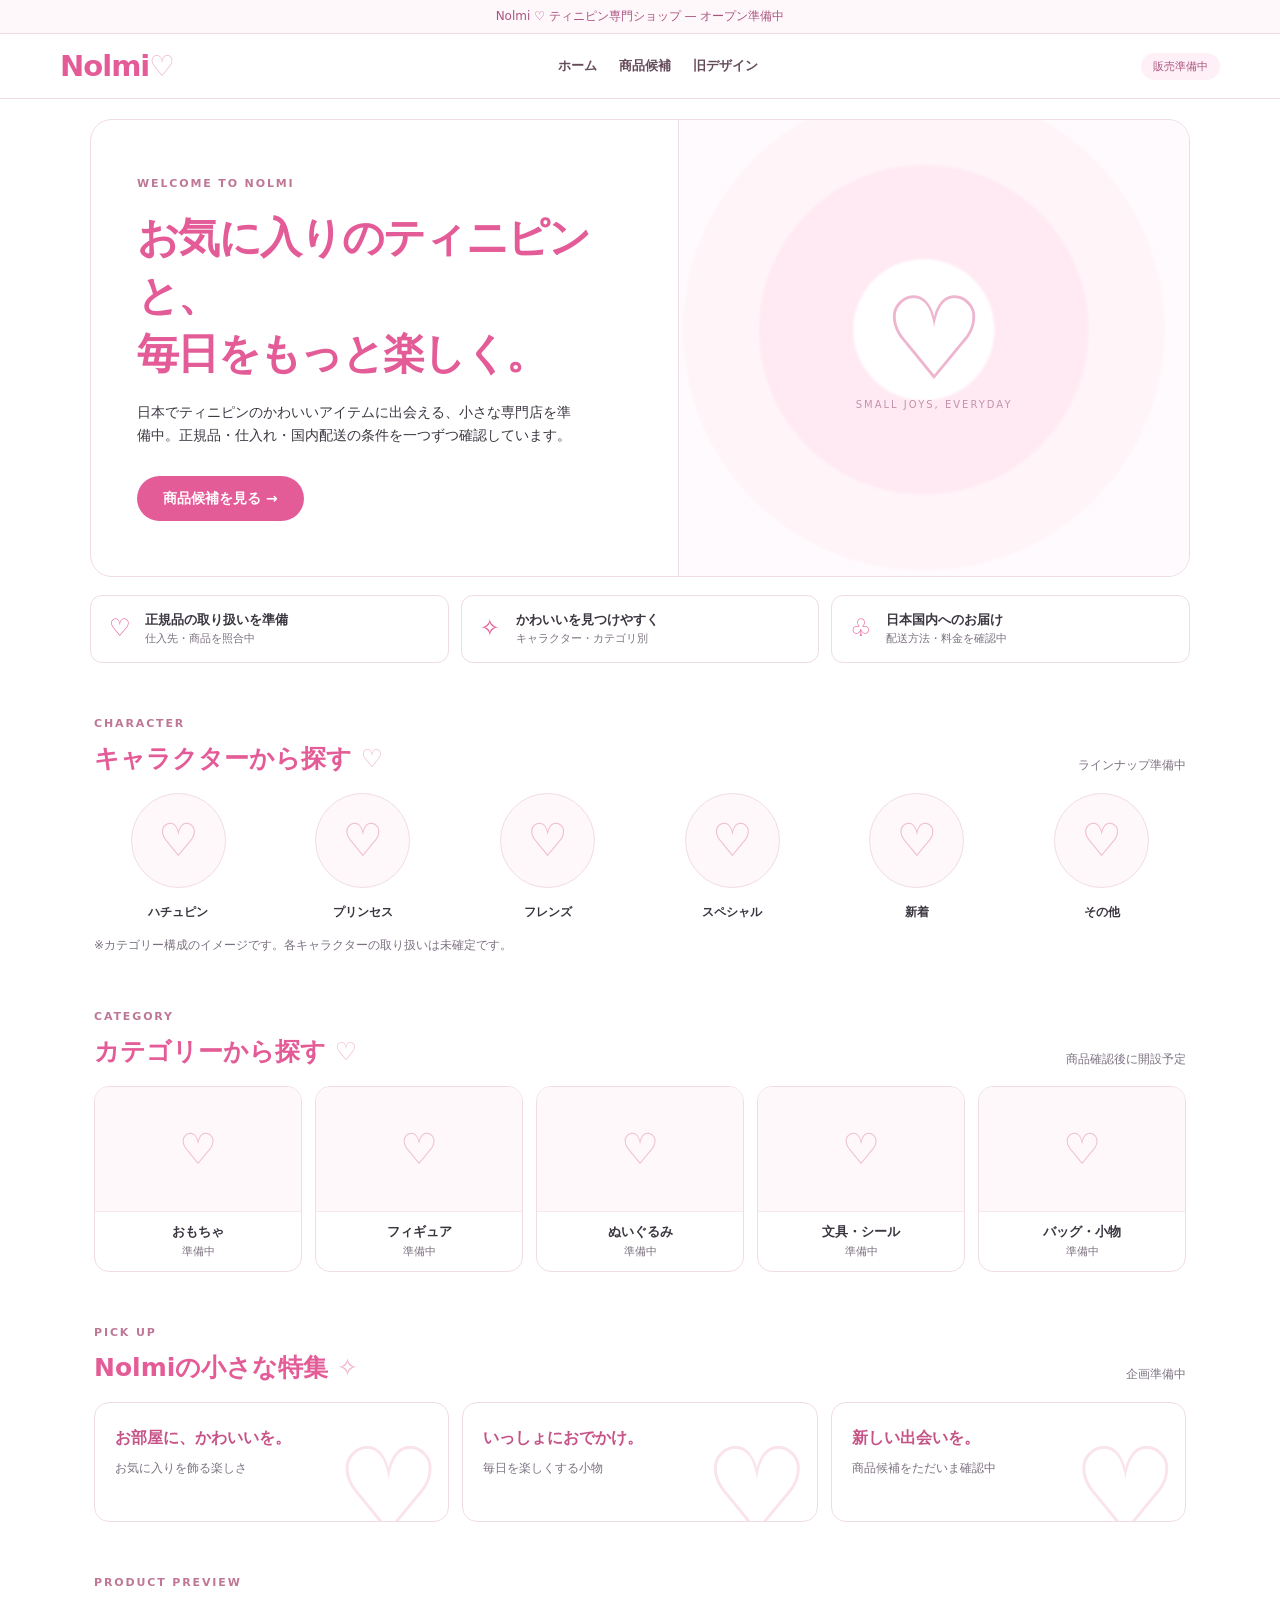
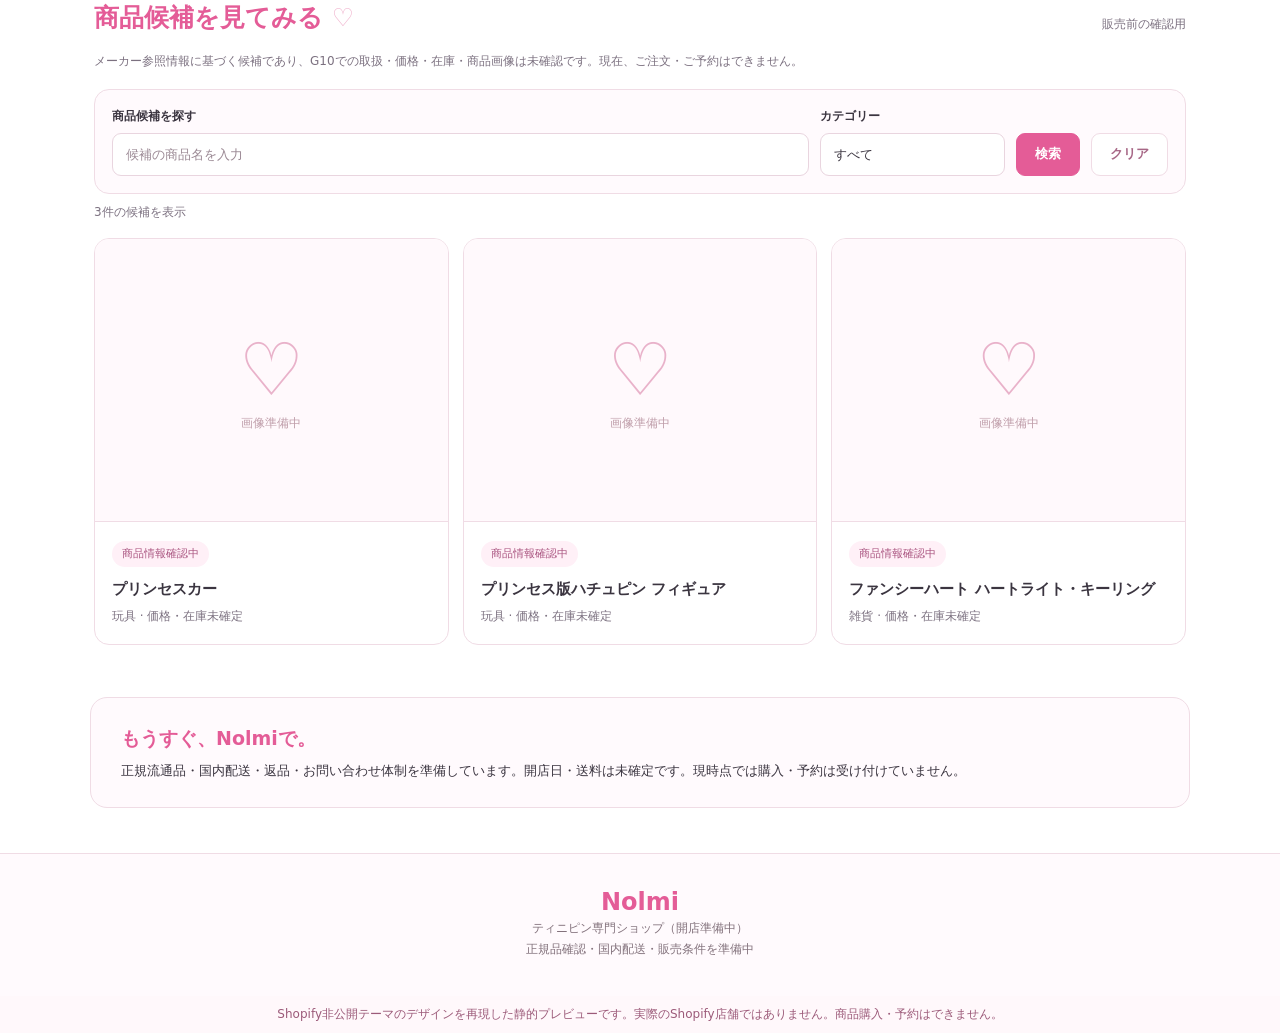
<file: index.html>
<!doctype html><html lang="ja"><head><meta charset="utf-8"><meta name="viewport" content="width=device-width,initial-scale=1"><meta name="robots" content="noindex,nofollow"><meta http-equiv="refresh" content="0;url=shopify-design-preview.html"><title>Nolmi｜デザイン確認</title></head><body><p><a href="shopify-design-preview.html">Nolmi 最新デザインを表示</a></p><p><a href="preview.html">以前のデザインを表示</a></p></body></html>
</file>
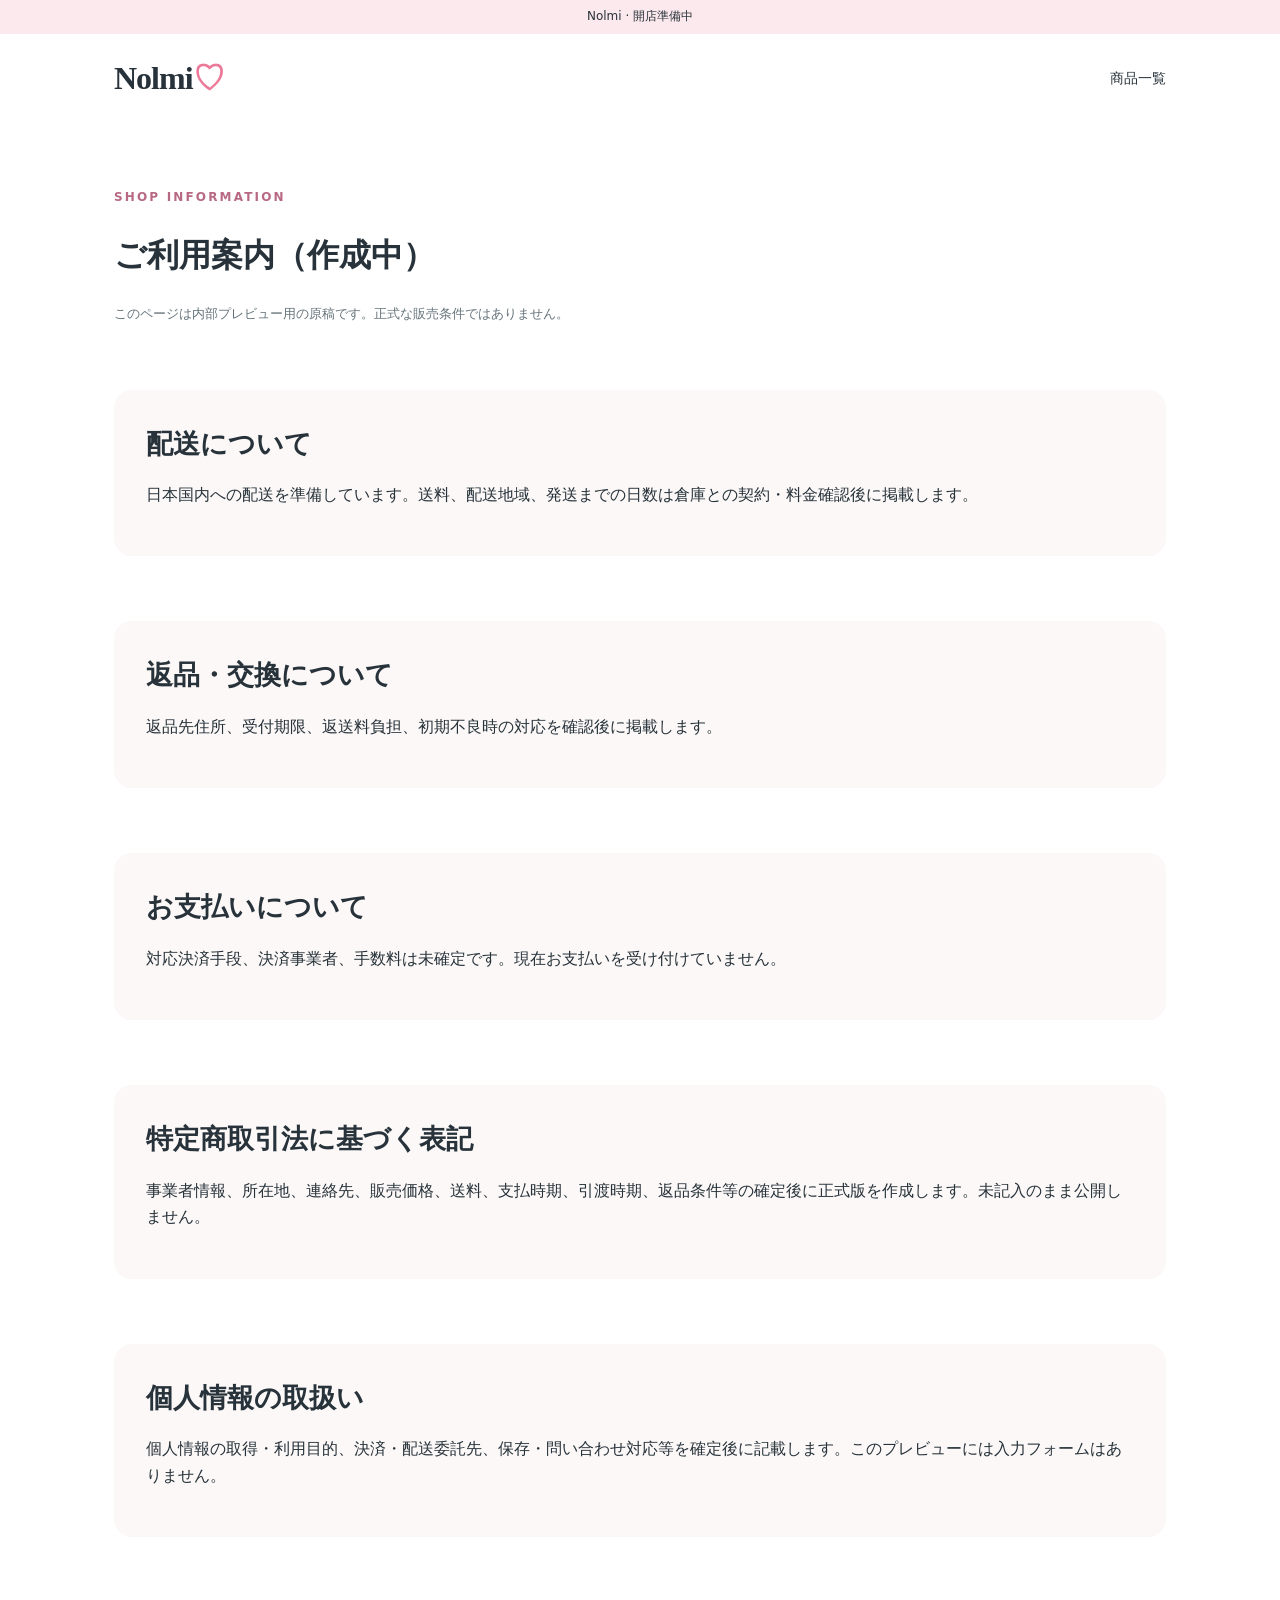
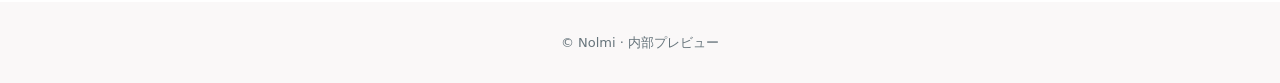
<file: information.html>
<!doctype html><html lang="ja"><head><meta charset="utf-8"><meta name="viewport" content="width=device-width,initial-scale=1"><meta name="robots" content="noindex,nofollow"><title>ご利用案内（準備中） | Nolmi</title><link rel="stylesheet" href="styles.css"></head><body><header><div class="bar">Nolmi · 開店準備中</div><div class="nav"><a class="logo" href="preview.html">Nolmi<span>♡</span></a><nav><a href="preview.html#catalog">商品一覧</a></nav></div></header><main class="catalog"><p class="eyebrow">SHOP INFORMATION</p><h1>ご利用案内（作成中）</h1><p class="notice">このページは内部プレビュー用の原稿です。正式な販売条件ではありません。</p><section class="info"><h2>配送について</h2><p>日本国内への配送を準備しています。送料、配送地域、発送までの日数は倉庫との契約・料金確認後に掲載します。</p></section><section class="info"><h2>返品・交換について</h2><p>返品先住所、受付期限、返送料負担、初期不良時の対応を確認後に掲載します。</p></section><section class="info"><h2>お支払いについて</h2><p>対応決済手段、決済事業者、手数料は未確定です。現在お支払いを受け付けていません。</p></section><section class="info"><h2>特定商取引法に基づく表記</h2><p>事業者情報、所在地、連絡先、販売価格、送料、支払時期、引渡時期、返品条件等の確定後に正式版を作成します。未記入のまま公開しません。</p></section><section class="info"><h2>個人情報の取扱い</h2><p>個人情報の取得・利用目的、決済・配送委託先、保存・問い合わせ対応等を確定後に記載します。このプレビューには入力フォームはありません。</p></section></main><footer>© Nolmi · 内部プレビュー</footer></body></html>
</file>
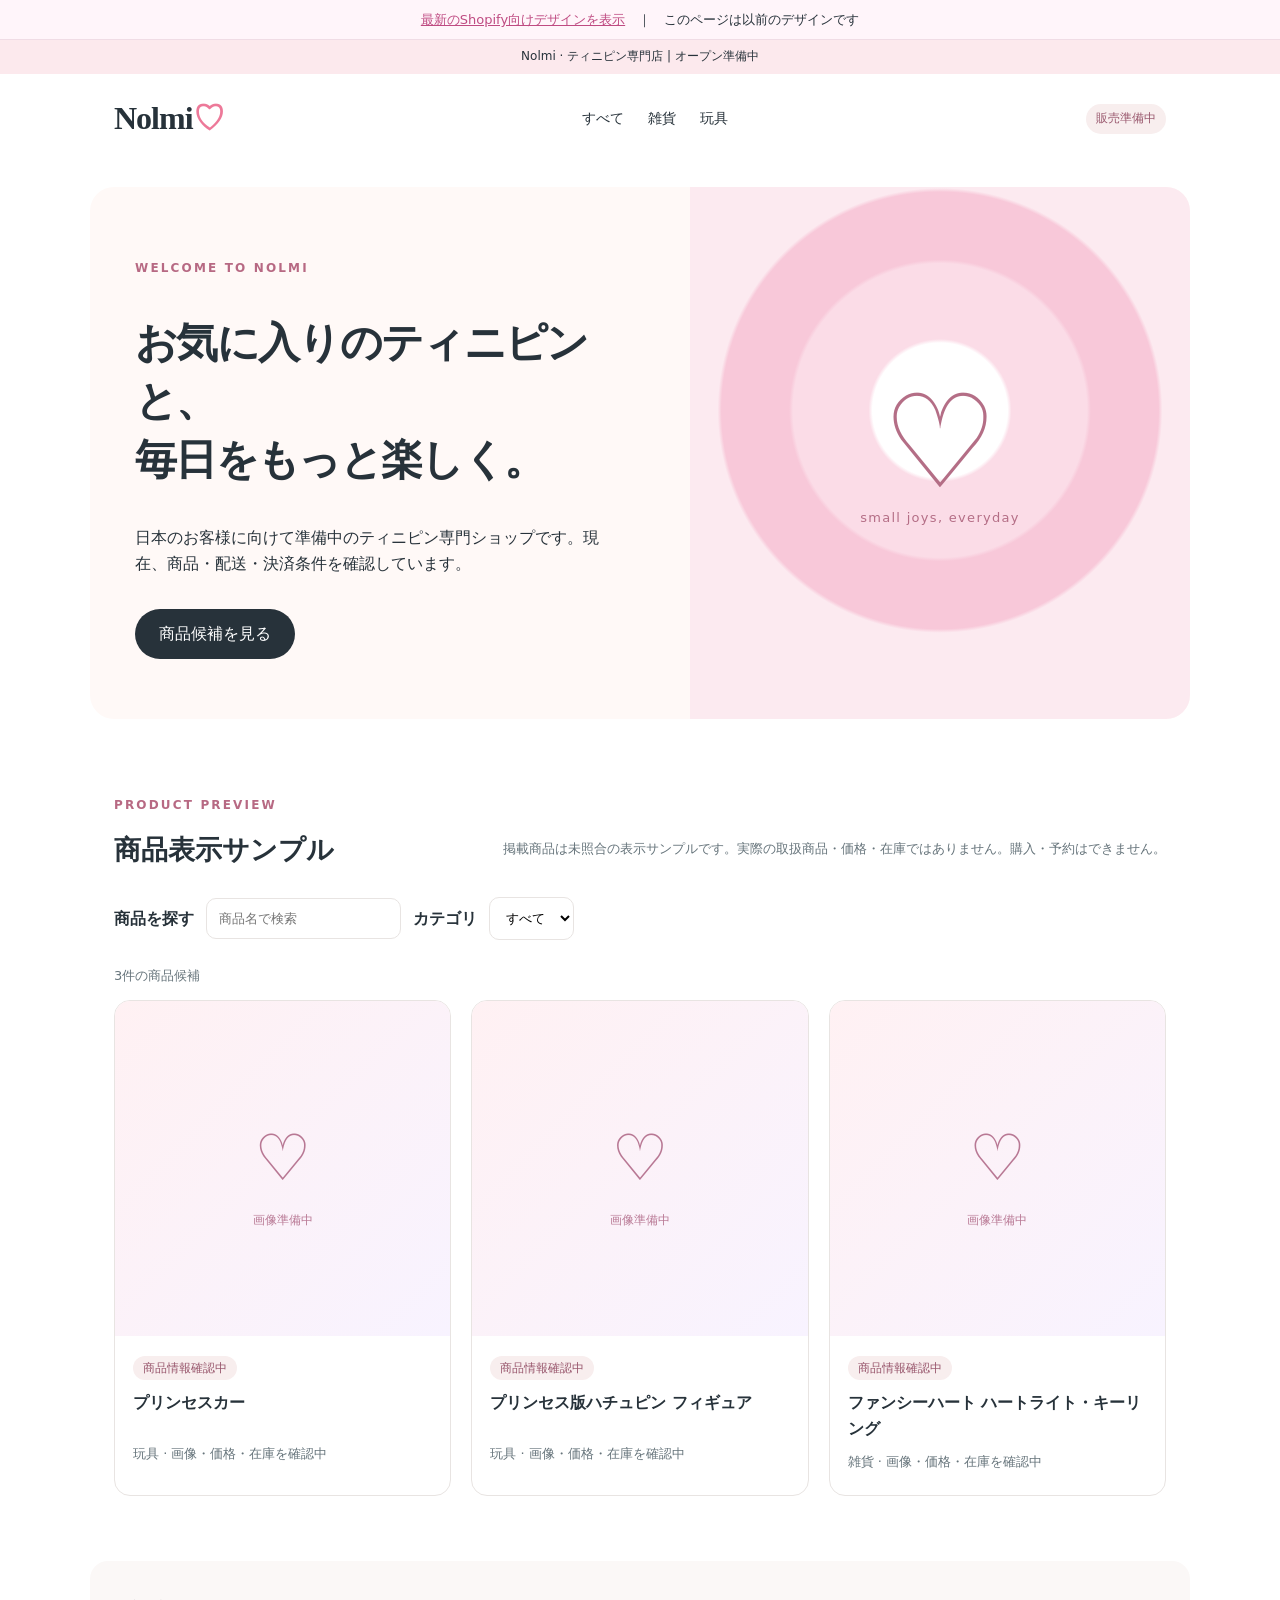
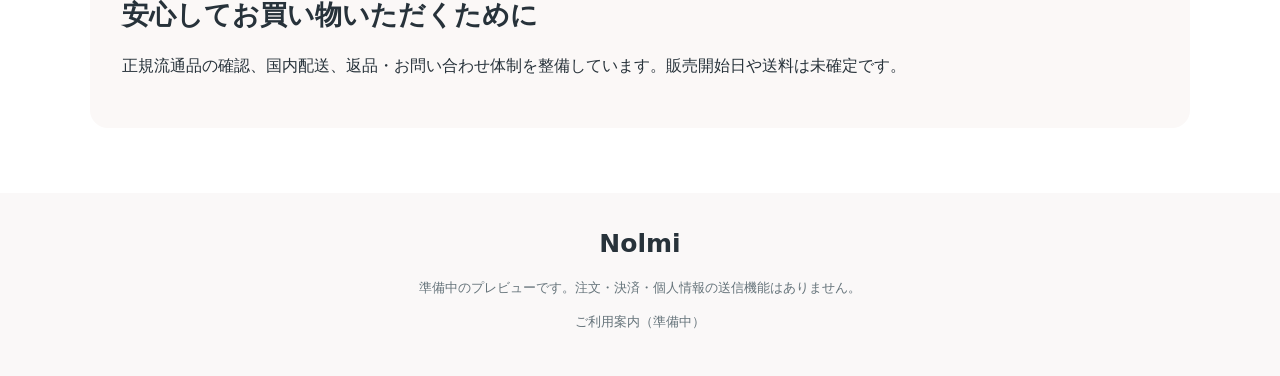
<file: preview.html>
<!doctype html>
<html lang="ja"><head><meta charset="utf-8"><meta name="viewport" content="width=device-width,initial-scale=1"><meta name="robots" content="noindex,nofollow"><title>Nolmi | ティニピン専門店（準備中）</title><link rel="stylesheet" href="styles.css"></head>
<body><aside style="background:#fff5fa;border-bottom:1px solid #f0dce5;padding:9px 16px;text-align:center;font-size:13px"><a style="color:#bf4b82;text-decoration:underline" href="shopify-design-preview.html">最新のShopify向けデザインを表示</a>　｜　このページは以前のデザインです</aside><header><div class="bar">Nolmi · ティニピン専門店 | オープン準備中</div><div class="nav"><a class="logo" href="#home">Nolmi<span>♡</span></a><nav aria-label="商品カテゴリ"><a href="#catalog">すべて</a><a href="#catalog" data-category="雑貨">雑貨</a><a href="#catalog" data-category="玩具">玩具</a></nav><span class="status">販売準備中</span></div></header>
<main id="home"><section class="hero"><div class="hero-copy"><p class="eyebrow">WELCOME TO NOLMI</p><h1>お気に入りのティニピンと、<br>毎日をもっと楽しく。</h1><p>日本のお客様に向けて準備中のティニピン専門ショップです。現在、商品・配送・決済条件を確認しています。</p><a class="button" href="#catalog">商品候補を見る</a></div><div class="hero-art" aria-hidden="true"><div class="heart">♡</div><span>small joys, everyday</span></div></section>
<section id="catalog" class="catalog"><div class="heading"><div><p class="eyebrow">PRODUCT PREVIEW</p><h2>商品表示サンプル</h2></div><p class="notice">掲載商品は未照合の表示サンプルです。実際の取扱商品・価格・在庫ではありません。購入・予約はできません。</p></div><div class="filters"><label for="search">商品を探す</label><input id="search" type="search" placeholder="商品名で検索"><label for="category">カテゴリ</label><select id="category"><option value="すべて">すべて</option><option value="雑貨">雑貨</option><option value="玩具">玩具</option></select></div><p id="result-count" class="notice" role="status" aria-live="polite"></p><div class="products" id="products" aria-live="polite"><article class="product" data-preview-fallback><a class="art-link" href="product.html?id=REF-131799555"><div class="placeholder"><b>♡</b><small>画像準備中</small></div></a><div class="details"><span class="tag">商品情報確認中</span><h3><a href="product.html?id=REF-131799555">プリンセスカー</a></h3><p>玩具 · 価格・在庫確認中</p></div></article><article class="product" data-preview-fallback><a class="art-link" href="product.html?id=REF-131659111"><div class="placeholder"><b>♡</b><small>画像準備中</small></div></a><div class="details"><span class="tag">商品情報確認中</span><h3><a href="product.html?id=REF-131659111">プリンセス版ハチュピン フィギュア</a></h3><p>玩具 · 価格・在庫確認中</p></div></article><article class="product" data-preview-fallback><a class="art-link" href="product.html?id=REF-131581064"><div class="placeholder"><b>♡</b><small>画像準備中</small></div></a><div class="details"><span class="tag">商品情報確認中</span><h3><a href="product.html?id=REF-131581064">ファンシーハート ハートライト・キーリング</a></h3><p>雑貨 · 価格・在庫確認中</p></div></article></div></section>
<section class="info"><h2>安心してお買い物いただくために</h2><p>正規流通品の確認、国内配送、返品・お問い合わせ体制を整備しています。販売開始日や送料は未確定です。</p></section></main>
<footer><strong>Nolmi</strong><p>準備中のプレビューです。注文・決済・個人情報の送信機能はありません。</p> <p><a href="information.html">ご利用案内（準備中）</a></p></footer><script src="catalog.js"></script><script src="preview.js"></script></body></html>
</file>
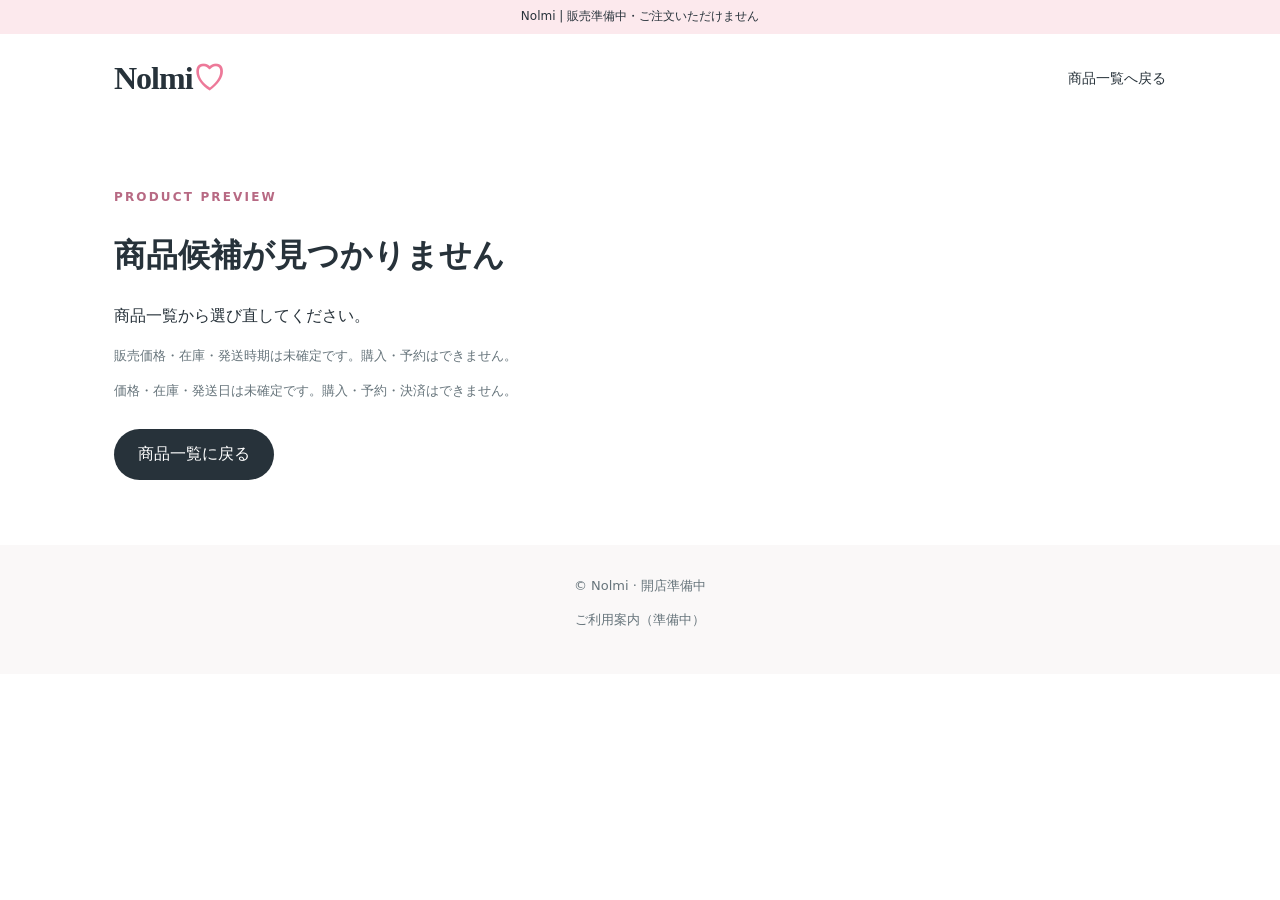
<file: product.html>
<!doctype html><html lang="ja"><head><meta charset="utf-8"><meta name="viewport" content="width=device-width,initial-scale=1"><meta name="robots" content="noindex,nofollow"><title>商品候補 | Nolmi</title><link rel="stylesheet" href="styles.css"></head><body><header><div class="bar">Nolmi | 販売準備中・ご注文いただけません</div><div class="nav"><a class="logo" href="preview.html">Nolmi<span>♡</span></a><nav><a href="preview.html#catalog">商品一覧へ戻る</a></nav></div></header><main class="catalog"><p class="eyebrow">PRODUCT PREVIEW</p><div id="product-detail" aria-live="polite"></div><p class="notice">価格・在庫・発送日は未確定です。購入・予約・決済はできません。</p><a class="button" href="preview.html#catalog">商品一覧に戻る</a></main><footer>© Nolmi · 開店準備中 <p><a href="information.html">ご利用案内（準備中）</a></p></footer><script src="catalog.js"></script><script src="product.js"></script></body></html>
</file>
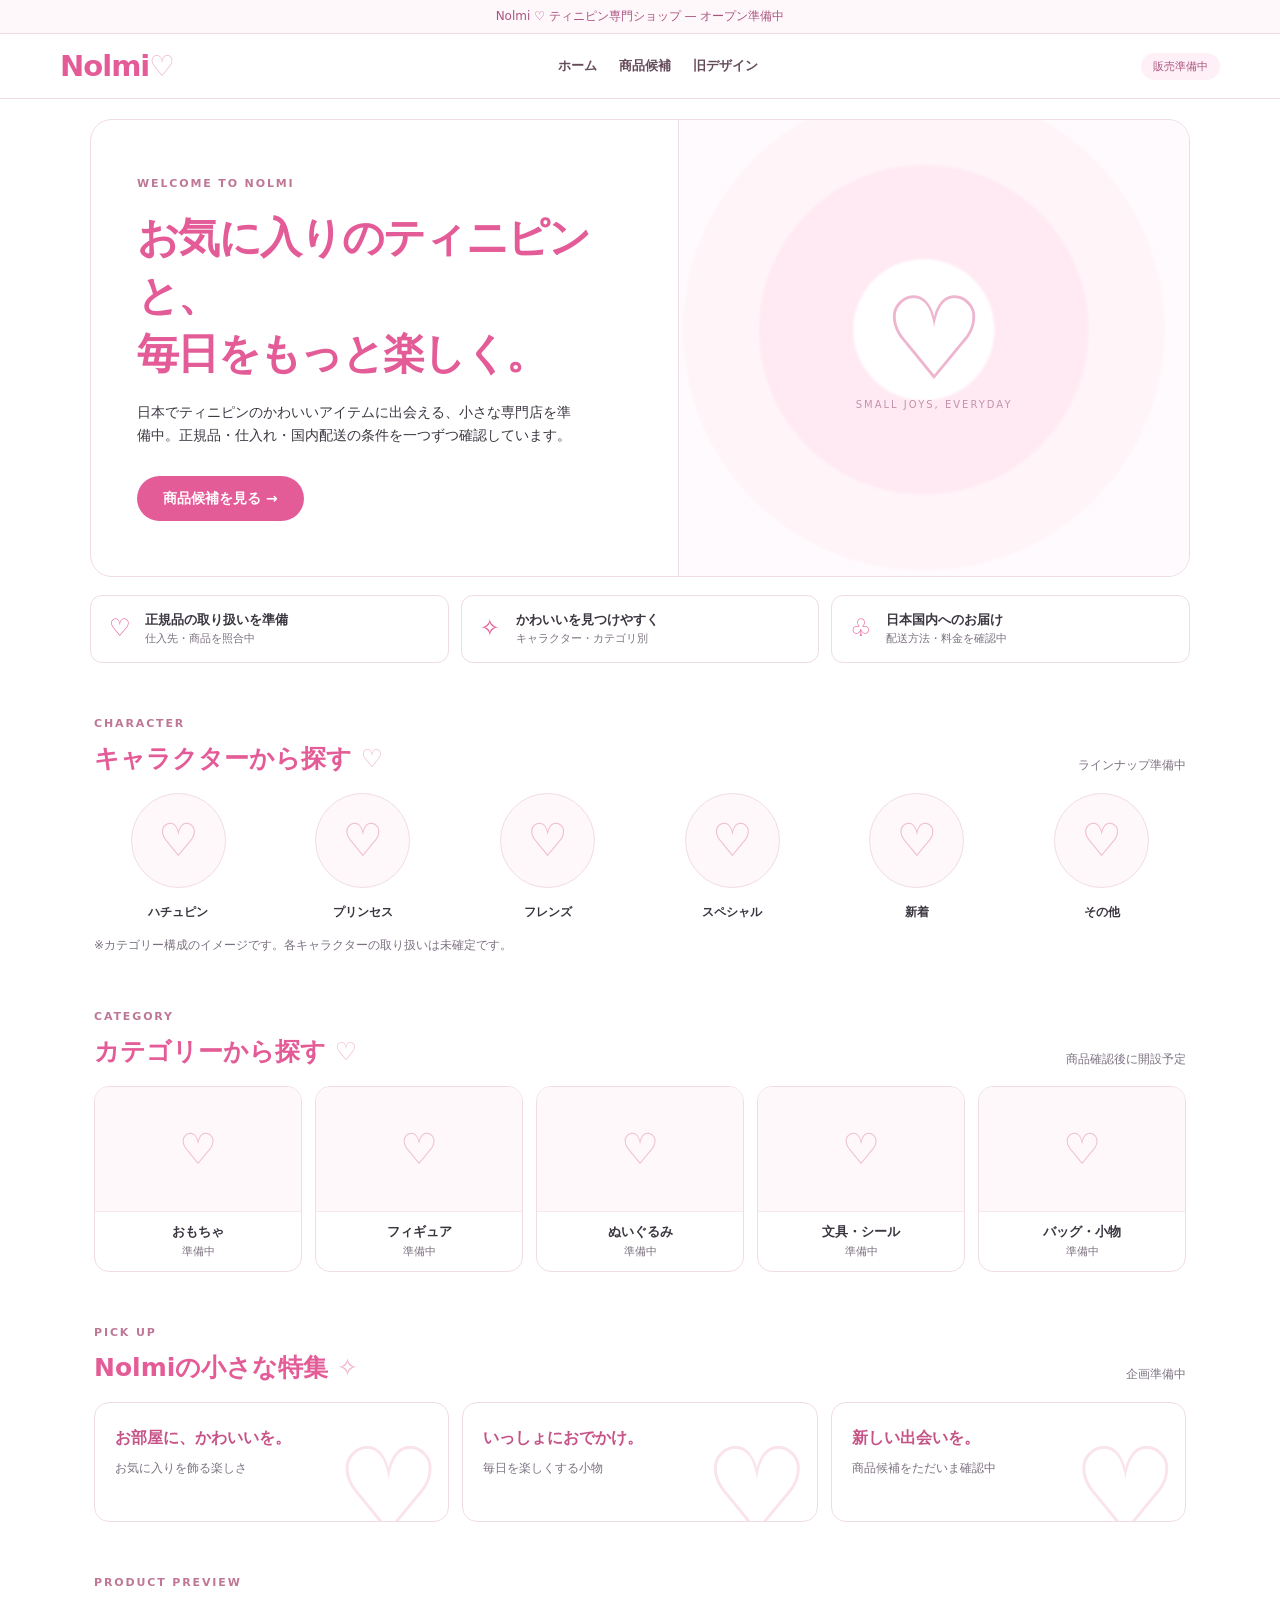
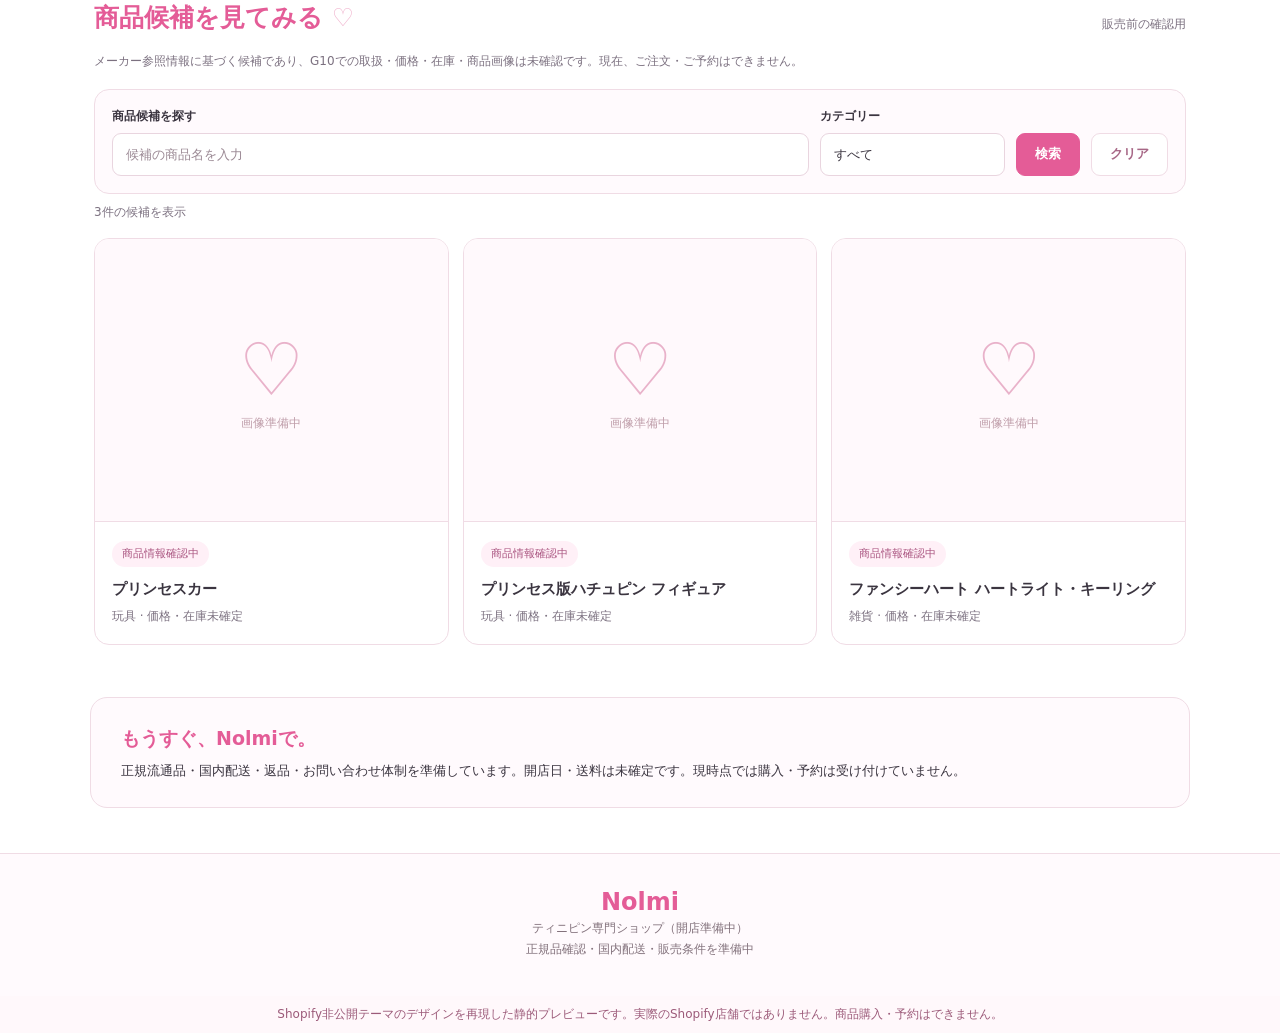
<file: shopify-design-preview.html>
<!doctype html><html lang="ja"><head><meta charset="utf-8"><meta name="viewport" content="width=device-width,initial-scale=1"><meta name="robots" content="noindex,nofollow"><title>Nolmi｜Shopifyデザイン確認（準備中）</title><link rel="stylesheet" href="shopify-design-preview.css"><style>html{scroll-behavior:smooth}body{margin:0;background:#fff;color:#3b3540;font-family:system-ui,-apple-system,"Noto Sans JP",sans-serif}.preview-announcement{font-size:12px;text-align:center;color:#a9537f;background:#fff8fb;padding:8px 12px;border-bottom:1px solid #f0dce5}.preview-header{max-width:1160px;margin:auto;padding:15px 24px;display:flex;gap:22px;align-items:center;justify-content:space-between}.preview-logo{font-weight:800;font-size:29px;letter-spacing:-1px;text-decoration:none;color:#e45c97}.preview-logo span{color:#eeb5cf}.preview-nav{display:flex;gap:22px}.preview-nav a{font-size:13px;color:#654b5a;text-decoration:none;font-weight:600}.preview-prelaunch{font-size:11px;border-radius:20px;background:#fff0f7;color:#a9537f;padding:6px 12px}.preview-header-border{border-bottom:1px solid #f0dce5}.preview-footer{margin-top:45px;border-top:1px solid #f0dce5;padding:34px 22px;text-align:center;background:#fffafd;color:#82717b}.preview-footer strong{font-size:24px;color:#e45c97}.preview-footer p{font-size:12px;margin:4px}.preview-disclaimer{text-align:center;font-size:12px;color:#9c5a79;background:#fff8fb;padding:10px;margin:0}@media(max-width:749px){.preview-header{padding:12px 16px;gap:9px}.preview-logo{font-size:26px}.preview-nav{gap:10px}.preview-nav a{font-size:10px}.preview-prelaunch{display:none}}</style></head><body><div class="preview-announcement">Nolmi ♡ ティニピン専門ショップ — オープン準備中</div><div class="preview-header-border"><header class="preview-header"><a class="preview-logo" href="#top">Nolmi<span>♡</span></a><nav class="preview-nav" aria-label="ページ案内"><a href="#nolmi-static">ホーム</a><a href="#nolmi-products-static">商品候補</a><a href="preview.html">旧デザイン</a></nav><span class="preview-prelaunch">販売準備中</span></header></div><main id="top">
<section id="nolmi-static" class="nolmi-landing" aria-label="Nolmi トップページ">
  <div class="nolmi-landing__hero">
    <div class="nolmi-landing__hero-copy">
      <p class="nolmi-landing__eyebrow">WELCOME TO NOLMI</p>
      <h1>お気に入りのティニピンと、<br>毎日をもっと楽しく。</h1>
      <p>日本でティニピンのかわいいアイテムに出会える、小さな専門店を準備中。正規品・仕入れ・国内配送の条件を一つずつ確認しています。</p>
      <a class="nolmi-landing__button" href="#nolmi-products-static">商品候補を見る <span aria-hidden="true">→</span></a>
    </div>
    <div class="nolmi-landing__hero-art" role="img" aria-label="パステルピンクのハート。キャラクター画像は使用許可確認中です">
      <span class="nolmi-landing__hero-heart" aria-hidden="true">♡</span>
      <span class="nolmi-landing__hero-caption">SMALL JOYS, EVERYDAY</span>
    </div>
  </div>

  <div class="nolmi-landing__benefits" aria-label="店舗準備の方針">
    <div class="nolmi-landing__benefit"><span aria-hidden="true">♡</span><div><strong>正規品の取り扱いを準備</strong><small>仕入先・商品を照合中</small></div></div>
    <div class="nolmi-landing__benefit"><span aria-hidden="true">✧</span><div><strong>かわいいを見つけやすく</strong><small>キャラクター・カテゴリ別</small></div></div>
    <div class="nolmi-landing__benefit"><span aria-hidden="true">♧</span><div><strong>日本国内へのお届け</strong><small>配送方法・料金を確認中</small></div></div>
  </div>

  <section class="nolmi-landing__section" aria-labelledby="nolmi-characters-heading-static">
    <div class="nolmi-landing__section-head"><div><p class="nolmi-landing__eyebrow">CHARACTER</p><h2 id="nolmi-characters-heading-static">キャラクターから探す <span aria-hidden="true">♡</span></h2></div><span class="nolmi-landing__note">ラインナップ準備中</span></div>
    <div class="nolmi-landing__characters" aria-label="取扱未確定の分類イメージ">
      
      <div class="nolmi-landing__character"><div class="nolmi-landing__character-art" aria-hidden="true"><span>♡</span></div><strong>ハチュピン</strong></div>
      

      <div class="nolmi-landing__character"><div class="nolmi-landing__character-art" aria-hidden="true"><span>♡</span></div><strong>プリンセス</strong></div>
      

      <div class="nolmi-landing__character"><div class="nolmi-landing__character-art" aria-hidden="true"><span>♡</span></div><strong>フレンズ</strong></div>
      

      <div class="nolmi-landing__character"><div class="nolmi-landing__character-art" aria-hidden="true"><span>♡</span></div><strong>スペシャル</strong></div>
      

      <div class="nolmi-landing__character"><div class="nolmi-landing__character-art" aria-hidden="true"><span>♡</span></div><strong>新着</strong></div>
      

      <div class="nolmi-landing__character"><div class="nolmi-landing__character-art" aria-hidden="true"><span>♡</span></div><strong>その他</strong></div>
      
    </div>
    <p class="nolmi-landing__fineprint">※カテゴリー構成のイメージです。各キャラクターの取り扱いは未確定です。</p>
  </section>

  <section class="nolmi-landing__section" aria-labelledby="nolmi-categories-heading-static">
    <div class="nolmi-landing__section-head"><div><p class="nolmi-landing__eyebrow">CATEGORY</p><h2 id="nolmi-categories-heading-static">カテゴリーから探す <span aria-hidden="true">♡</span></h2></div><span class="nolmi-landing__note">商品確認後に開設予定</span></div>
    <div class="nolmi-landing__categories">
      
      <div class="nolmi-landing__category"><div class="nolmi-landing__category-art" aria-hidden="true">♡</div><strong>おもちゃ</strong><span>準備中</span></div>
      

      <div class="nolmi-landing__category"><div class="nolmi-landing__category-art" aria-hidden="true">♡</div><strong>フィギュア</strong><span>準備中</span></div>
      

      <div class="nolmi-landing__category"><div class="nolmi-landing__category-art" aria-hidden="true">♡</div><strong>ぬいぐるみ</strong><span>準備中</span></div>
      

      <div class="nolmi-landing__category"><div class="nolmi-landing__category-art" aria-hidden="true">♡</div><strong>文具・シール</strong><span>準備中</span></div>
      

      <div class="nolmi-landing__category"><div class="nolmi-landing__category-art" aria-hidden="true">♡</div><strong>バッグ・小物</strong><span>準備中</span></div>
      
    </div>
  </section>

  <section class="nolmi-landing__section" aria-labelledby="nolmi-feature-heading-static">
    <div class="nolmi-landing__section-head"><div><p class="nolmi-landing__eyebrow">PICK UP</p><h2 id="nolmi-feature-heading-static">Nolmiの小さな特集 <span aria-hidden="true">✧</span></h2></div><span class="nolmi-landing__note">企画準備中</span></div>
    <div class="nolmi-landing__features">
      <div class="nolmi-landing__feature"><strong>お部屋に、かわいいを。</strong><span>お気に入りを飾る楽しさ</span><i aria-hidden="true">♡</i></div>
      <div class="nolmi-landing__feature"><strong>いっしょにおでかけ。</strong><span>毎日を楽しくする小物</span><i aria-hidden="true">♡</i></div>
      <div class="nolmi-landing__feature"><strong>新しい出会いを。</strong><span>商品候補をただいま確認中</span><i aria-hidden="true">♡</i></div>
    </div>
  </section>

  <section class="nolmi-landing__section nolmi-landing__products-section" id="nolmi-products-static" aria-labelledby="nolmi-products-heading-static">
    <div class="nolmi-landing__section-head"><div><p class="nolmi-landing__eyebrow">PRODUCT PREVIEW</p><h2 id="nolmi-products-heading-static">商品候補を見てみる <span aria-hidden="true">♡</span></h2></div><span class="nolmi-landing__note">販売前の確認用</span></div>
    <p class="nolmi-landing__fineprint">メーカー参照情報に基づく候補であり、G10での取扱・価格・在庫・商品画像は未確認です。現在、ご注文・ご予約はできません。</p>
    <form class="nolmi-landing__search" role="search" data-nolmi-search>
      <div class="nolmi-landing__search-field"><label for="nolmi-search-static">商品候補を探す</label><input id="nolmi-search-static" type="search" placeholder="候補の商品名を入力" autocomplete="off" data-nolmi-query></div>
      <div class="nolmi-landing__search-field nolmi-landing__search-category"><label for="nolmi-category-static">カテゴリー</label><select id="nolmi-category-static" data-nolmi-category><option value="">すべて</option><option value="玩具">玩具</option><option value="雑貨">雑貨</option></select></div>
      <button class="nolmi-landing__search-button" type="submit">検索</button><button class="nolmi-landing__reset-button" type="button" data-nolmi-reset>クリア</button>
    </form>
    <p class="nolmi-landing__result" role="status" aria-live="polite" data-nolmi-count>3件の候補を表示</p>
    <div class="nolmi-landing__cards">
      
      <article class="nolmi-landing__card" data-nolmi-candidate data-nolmi-name="プリンセスカー" data-nolmi-kind="玩具">
        <div class="nolmi-landing__image" role="img" aria-label="商品画像確認中"><span aria-hidden="true">♡</span><small>画像準備中</small></div>
        <div class="nolmi-landing__card-body"><span class="nolmi-landing__tag">商品情報確認中</span><h3>プリンセスカー</h3><p class="nolmi-landing__fineprint">玩具 · 価格・在庫未確定</p></div>
      </article>
      

      <article class="nolmi-landing__card" data-nolmi-candidate data-nolmi-name="プリンセス版ハチュピン フィギュア" data-nolmi-kind="玩具">
        <div class="nolmi-landing__image" role="img" aria-label="商品画像確認中"><span aria-hidden="true">♡</span><small>画像準備中</small></div>
        <div class="nolmi-landing__card-body"><span class="nolmi-landing__tag">商品情報確認中</span><h3>プリンセス版ハチュピン フィギュア</h3><p class="nolmi-landing__fineprint">玩具 · 価格・在庫未確定</p></div>
      </article>
      

      <article class="nolmi-landing__card" data-nolmi-candidate data-nolmi-name="ファンシーハート ハートライト・キーリング" data-nolmi-kind="雑貨">
        <div class="nolmi-landing__image" role="img" aria-label="商品画像確認中"><span aria-hidden="true">♡</span><small>画像準備中</small></div>
        <div class="nolmi-landing__card-body"><span class="nolmi-landing__tag">商品情報確認中</span><h3>ファンシーハート ハートライト・キーリング</h3><p class="nolmi-landing__fineprint">雑貨 · 価格・在庫未確定</p></div>
      </article>
      
    </div>
    <p class="nolmi-landing__empty" role="status" data-nolmi-empty hidden>該当する候補はありません。条件を変えてお試しください。</p>
  </section>

  <section class="nolmi-landing__section nolmi-landing__closing"><h2>もうすぐ、Nolmiで。</h2><p>正規流通品・国内配送・返品・お問い合わせ体制を準備しています。開店日・送料は未確定です。現時点では購入・予約は受け付けていません。</p></section>
</section>
<script>
(function () {
  const root = document.getElementById('nolmi-static');
  if (!root || root.dataset.searchReady === 'true') return;
  root.dataset.searchReady = 'true';
  const form = root.querySelector('[data-nolmi-search]');
  const queryInput = root.querySelector('[data-nolmi-query]');
  const categoryInput = root.querySelector('[data-nolmi-category]');
  const cards = Array.from(root.querySelectorAll('[data-nolmi-candidate]'));
  const count = root.querySelector('[data-nolmi-count]');
  const empty = root.querySelector('[data-nolmi-empty]');
  function filterCandidates() {
    const q = (queryInput.value || '').normalize('NFKC').trim().toLocaleLowerCase('ja');
    const kind = categoryInput.value;
    let visible = 0;
    cards.forEach(function (card) {
      const name = (card.dataset.nolmiName || '').normalize('NFKC').toLocaleLowerCase('ja');
      const match = (!q || name.includes(q)) && (!kind || card.dataset.nolmiKind === kind);
      card.hidden = !match;
      if (match) visible++;
    });
    count.textContent = visible + '件の候補を表示';
    empty.hidden = visible !== 0;
  }
  form.addEventListener('submit', function (event) { event.preventDefault(); filterCandidates(); });
  queryInput.addEventListener('input', filterCandidates);
  categoryInput.addEventListener('change', filterCandidates);
  root.querySelector('[data-nolmi-reset]').addEventListener('click', function () {
    queryInput.value = ''; categoryInput.value = ''; filterCandidates(); queryInput.focus();
  });
})();
</script>

</main><footer class="preview-footer"><strong>Nolmi</strong><p>ティニピン専門ショップ（開店準備中）</p><p>正規品確認・国内配送・販売条件を準備中</p></footer><p class="preview-disclaimer">Shopify非公開テーマのデザインを再現した静的プレビューです。実際のShopify店舗ではありません。商品購入・予約はできません。</p></body></html>
</file>
<file: styles.css>
:root{--ink:#27323a;--muted:#66747b;--pink:#ed7999;--cream:#fff9f7;--line:#e8e4e2}*{box-sizing:border-box}body{margin:0;color:var(--ink);background:#fff;font-family:system-ui,-apple-system,"Noto Sans JP",sans-serif;line-height:1.65}a{color:inherit;text-decoration:none}.bar{background:#fce9ed;text-align:center;font-size:12px;padding:7px}.nav{max-width:1100px;margin:auto;padding:18px 24px;display:flex;align-items:center;justify-content:space-between;gap:16px}.logo{font-family:Georgia,serif;font-size:32px;font-weight:bold;letter-spacing:-1px}.logo span{color:var(--pink)}nav{display:flex;gap:24px;font-size:14px}.status,.tag{font-size:12px;background:#f8eeee;padding:5px 10px;border-radius:30px;color:#98566c}.hero{max-width:1100px;margin:24px auto 0;background:var(--cream);border-radius:24px;display:grid;grid-template-columns:1.2fr 1fr;min-height:380px;overflow:hidden}.hero-copy{padding:60px 45px}.eyebrow{font-size:12px;letter-spacing:.18em;color:#b76983;font-weight:700}.hero h1{font-size:clamp(25px,3.5vw,42px);line-height:1.4;letter-spacing:-.04em}.hero p{max-width:490px}.button{display:inline-block;margin-top:15px;background:var(--ink);color:#fff;padding:12px 24px;border-radius:28px}.hero-art{display:grid;place-content:center;text-align:center;background:radial-gradient(circle at 50% 42%,#fff 0 17%,#fbdce7 18% 37%,#f8c8d9 38% 55%,#fceaf0 56%);color:#b46e86}.heart{font-size:130px;line-height:1}.hero-art span{font-size:13px;letter-spacing:.1em}.catalog,.info{max-width:1100px;margin:65px auto;padding:0 24px}.heading{display:flex;align-items:end;justify-content:space-between;gap:16px}.heading h2,.info h2{font-size:27px;margin:0}.notice{font-size:13px;color:var(--muted)}.filters{display:flex;gap:12px;align-items:center;margin:25px 0}.filters input,.filters select{border:1px solid var(--line);border-radius:10px;padding:12px;background:white;min-width:0}.products{display:grid;grid-template-columns:repeat(3,minmax(0,1fr));gap:20px}.product{border:1px solid var(--line);border-radius:16px;overflow:hidden;background:white}.placeholder{aspect-ratio:1;background:linear-gradient(135deg,#fff1f3,#f8f3ff);display:grid;place-content:center;text-align:center;color:#b87894}.placeholder b{font-size:64px;font-weight:400}.placeholder small{font-size:12px}.details{padding:18px}.details h3{font-size:16px;margin:9px 0}.details p{font-size:13px;color:var(--muted);margin:4px 0}.info{background:#fbf8f7;border-radius:18px;padding:32px}footer{text-align:center;background:#faf8f8;padding:30px;font-size:13px;color:var(--muted)}footer strong{font-size:25px;color:var(--ink)}@media(max-width:700px){.nav{padding:12px 16px}.logo{font-size:27px}nav{gap:12px;font-size:12px}.status{display:none}.hero{margin:10px 12px 0;grid-template-columns:1fr}.hero-copy{padding:35px 25px}.hero-art{min-height:150px}.heart{font-size:70px}.catalog,.info{margin:38px 12px;padding:0 4px}.heading{display:block}.filters{flex-wrap:wrap}.filters label{font-size:12px}.filters input{flex:1;min-width:110px}.products{grid-template-columns:repeat(2,minmax(0,1fr));gap:10px}.details{padding:12px}.details h3{font-size:14px}.info{padding:22px}.notice{font-size:12px}}
/* Mobile storefront refinements */
html{scroll-behavior:smooth}#catalog{scroll-margin-top:20px}.product{transition:box-shadow .2s ease}.product:focus-within{box-shadow:0 0 0 3px #f5c6d5}.details h3 a{display:block;min-height:44px}.details h3 a:focus-visible,.button:focus-visible{outline:3px solid #b76983;outline-offset:3px}.placeholder{min-height:145px}.filters label{font-weight:600}.filters input:focus-visible,.filters select:focus-visible{outline:2px solid #b76983;outline-offset:2px}@media(max-width:700px){.hero-copy{padding:27px 24px}.hero h1{font-size:clamp(24px,6.5vw,32px)}.hero-art{min-height:115px}.catalog{margin-top:30px}.filters{display:grid;grid-template-columns:1fr 1fr;gap:8px}.filters label[for=search]{grid-column:1/-1}.filters input{grid-column:1/-1;width:100%}.filters label[for=category]{align-self:center}.filters select{width:100%}.products{gap:12px}.details h3{line-height:1.45}.placeholder b{font-size:48px}}@media(prefers-reduced-motion:reduce){html{scroll-behavior:auto}.product{transition:none}}

.art-link{display:block}.art-link:focus-visible{outline:3px solid #b76983;outline-offset:-3px}.product-facts{margin:24px 0;padding:20px 24px;background:#fff9f7;border:1px solid #e8e4e2;border-radius:16px}.product-facts h2{font-size:19px;margin:0 0 12px}.product-facts p{margin:8px 0}.product-facts strong{font-weight:650}@media(max-width:700px){.product-facts{padding:18px 16px}.art-link .placeholder{min-height:130px}}

.placeholder.has-image{display:block;background:#fff}.placeholder.has-image img{display:block;width:100%;height:100%;aspect-ratio:1;object-fit:contain}

.source-link{display:inline-block;margin:10px 0 22px;color:#9e4866;text-decoration:underline;text-underline-offset:3px}.source-link:focus-visible{outline:2px solid #9e4866;outline-offset:3px}

/* Readable cards on phone browsers using desktop-site mode as well. */
@media(max-width:1050px){.products{grid-template-columns:repeat(2,minmax(0,1fr));gap:16px}.details h3{font-size:clamp(15px,1.8vw,18px)}.details p{font-size:13px}.catalog{margin-top:40px}}
@media(max-width:520px){.products{grid-template-columns:repeat(2,minmax(0,1fr));gap:10px}.details{padding:12px}.details h3{font-size:15px}.placeholder{min-height:150px}}
</file>
<file: shopify-design-preview.css>
/* Nolmi — scoped editorial storefront. The live Rise theme is unchanged. */
.nolmi-landing{--nolmi-pink:#e45c97;--nolmi-ink:#3b3540;--nolmi-line:#f0dce5;--nolmi-soft:#fff8fb;--nolmi-muted:#7c7180;color:var(--nolmi-ink);background:#fff;font-family:system-ui,-apple-system,"Noto Sans JP",sans-serif;line-height:1.65}
.nolmi-landing *{box-sizing:border-box}
.nolmi-landing [hidden]{display:none!important}
.nolmi-landing a{text-decoration:none}
.nolmi-landing a:focus-visible,.nolmi-landing button:focus-visible,.nolmi-landing input:focus-visible,.nolmi-landing select:focus-visible{outline:2px solid #ba3979;outline-offset:3px}
.nolmi-landing__hero{max-width:1100px;display:grid;grid-template-columns:1.15fr 1fr;margin:20px auto 18px;border:1px solid var(--nolmi-line);border-radius:22px;overflow:hidden;background:#fff}
.nolmi-landing__hero-copy{padding:55px 46px}
.nolmi-landing__eyebrow{font-size:11px;font-weight:800;letter-spacing:.17em;color:#be7896;margin:0 0 8px}
.nolmi-landing__hero h1{font-size:clamp(28px,3.4vw,42px);line-height:1.38;color:var(--nolmi-pink);margin:16px 0 18px;letter-spacing:-.04em}
.nolmi-landing__hero-copy>p:not(.nolmi-landing__eyebrow){font-size:14px;max-width:440px;margin:0 0 14px}
.nolmi-landing__button{display:inline-block;background:var(--nolmi-pink);color:#fff!important;border-radius:30px;padding:11px 26px;font-size:14px;font-weight:700;margin-top:15px}
.nolmi-landing__hero-art{position:relative;min-height:315px;background:radial-gradient(circle at 48% 46%,#fff 0 19%,#ffeaf3 20% 45%,#fff4f8 46% 66%,#fffafd 67%);border-left:1px solid var(--nolmi-line);display:grid;place-content:center;text-align:center}
.nolmi-landing__hero-heart{font-size:115px;line-height:1;color:#eeb5cf}
.nolmi-landing__hero-caption{font-size:10px;letter-spacing:.2em;color:#c392a9}
.nolmi-landing__benefits{display:grid;grid-template-columns:repeat(3,minmax(0,1fr));gap:12px;max-width:1100px;margin:0 auto}
.nolmi-landing__benefit{border:1px solid var(--nolmi-line);border-radius:12px;display:flex;align-items:center;gap:12px;padding:13px 18px;background:#fff}
.nolmi-landing__benefit>span{font-size:24px;color:var(--nolmi-pink);flex:none;width:24px}
.nolmi-landing__benefit strong{display:block;font-size:13px;line-height:1.5}
.nolmi-landing__benefit small{display:block;font-size:11px;color:var(--nolmi-muted)}
.nolmi-landing__section{max-width:1100px;margin:52px auto 0;padding:0 4px;scroll-margin-top:24px}
.nolmi-landing__section-head{display:flex;align-items:end;justify-content:space-between;gap:14px;margin-bottom:17px}
.nolmi-landing__section-head h2{font-size:clamp(18px,2.2vw,25px);color:var(--nolmi-pink);margin:0;line-height:1.4;font-weight:800}
.nolmi-landing__section-head h2 span{color:#f0b4ce}
.nolmi-landing__note{color:var(--nolmi-muted);font-size:12px;white-space:nowrap}
.nolmi-landing__fineprint{font-size:12px;color:var(--nolmi-muted);line-height:1.65}
.nolmi-landing__characters{display:grid;grid-template-columns:repeat(6,minmax(0,1fr));gap:16px}
.nolmi-landing__character{text-align:center}
.nolmi-landing__character-art{width:95px;height:95px;max-width:100%;aspect-ratio:1;margin:0 auto 10px;border-radius:50%;display:grid;place-items:center;background:var(--nolmi-soft);border:1px solid var(--nolmi-line)}
.nolmi-landing__character-art span{font-size:46px;color:#efbfd4}
.nolmi-landing__character strong{font-size:12px;font-weight:650}
.nolmi-landing__categories{display:grid;grid-template-columns:repeat(5,minmax(0,1fr));gap:13px}
.nolmi-landing__category{border:1px solid var(--nolmi-line);border-radius:15px;overflow:hidden;background:#fff;text-align:center;display:flex;flex-direction:column}
.nolmi-landing__category-art{display:grid;place-items:center;aspect-ratio:1.65;background:var(--nolmi-soft);font-size:43px;color:#efbfd4;border-bottom:1px solid #f7e8ee}
.nolmi-landing__category strong{padding:9px 5px 0;font-size:13px}
.nolmi-landing__category>span{font-size:11px;color:var(--nolmi-muted);padding:0 4px 10px}
.nolmi-landing__features{display:grid;grid-template-columns:repeat(3,minmax(0,1fr));gap:13px}
.nolmi-landing__feature{min-height:120px;position:relative;overflow:hidden;border:1px solid var(--nolmi-line);border-radius:15px;background:#fff;padding:22px 20px}
.nolmi-landing__feature strong{display:block;position:relative;z-index:1;color:#c65387;font-size:16px}
.nolmi-landing__feature>span{display:block;position:relative;z-index:1;font-size:12px;color:var(--nolmi-muted);margin-top:8px}
.nolmi-landing__feature i{position:absolute;font-style:normal;right:6px;bottom:-31px;line-height:1;font-size:120px;color:#fae3ed}
.nolmi-landing__products-section>p{margin:0 0 16px}
.nolmi-landing__search{display:flex;align-items:end;gap:11px;margin:17px 0 9px;padding:17px;background:#fffafd;border:1px solid var(--nolmi-line);border-radius:15px}
.nolmi-landing__search-field{min-width:0;flex:1}
.nolmi-landing__search-field label{display:block;font-size:12px;font-weight:700;margin-bottom:6px}
.nolmi-landing__search input,.nolmi-landing__search select{appearance:none;width:100%;border:1px solid #e9d5df;border-radius:9px;background:#fff;color:var(--nolmi-ink);min-height:43px;padding:9px 13px;font-size:13px;font-family:inherit}
.nolmi-landing__search input::placeholder{color:#9b8994}
.nolmi-landing__search-category{max-width:185px}
.nolmi-landing__search-button,.nolmi-landing__reset-button{min-height:43px;border-radius:9px;font-weight:700;padding:8px 18px;font-size:13px;font-family:inherit;cursor:pointer}
.nolmi-landing__search-button{border:1px solid var(--nolmi-pink);background:var(--nolmi-pink);color:#fff}
.nolmi-landing__reset-button{background:#fff;color:#a76786;border:1px solid var(--nolmi-line)}
.nolmi-landing__result{font-size:12px;color:var(--nolmi-muted);margin:10px 2px}
.nolmi-landing__cards{display:grid;grid-template-columns:repeat(3,minmax(0,1fr));gap:14px}
.nolmi-landing__card{border:1px solid var(--nolmi-line);border-radius:15px;overflow:hidden;background:#fff}
.nolmi-landing__image{background:#fff9fc;aspect-ratio:1.25;display:flex;flex-direction:column;align-items:center;justify-content:center;color:#e9b2ca;border-bottom:1px solid var(--nolmi-line)}
.nolmi-landing__image span{font-size:73px;line-height:1.2}
.nolmi-landing__image small{font-size:12px;color:#bf9da9}
.nolmi-landing__card-body{padding:17px}
.nolmi-landing__card-body h3{font-size:15px;margin:11px 0 7px;color:var(--nolmi-ink);line-height:1.5}
.nolmi-landing__tag{display:inline-block;padding:4px 10px;border-radius:25px;background:#fff0f7;color:#a9537f;font-size:11px}
.nolmi-landing__card-body .nolmi-landing__fineprint{margin:0}
.nolmi-landing__empty{padding:20px;text-align:center;border:1px dashed var(--nolmi-line);border-radius:12px;font-size:13px}
.nolmi-landing__closing{border-radius:17px;border:1px solid var(--nolmi-line);background:#fffafd;padding:25px 30px;margin-bottom:45px}
.nolmi-landing__closing h2{font-size:19px;color:var(--nolmi-pink);margin:0 0 6px}
.nolmi-landing__closing p{font-size:13px;margin:0}
body:has(.nolmi-landing) .announcement-bar-section{background:#fff8fb}
body:has(.nolmi-landing) .announcement-bar__message{color:#ad5a82;font-size:12px}
body:has(.nolmi-landing) .header-wrapper{background:#fff;border-bottom:1px solid var(--nolmi-line)}
body:has(.nolmi-landing) .header__heading-link .h2{color:var(--nolmi-pink);font-weight:800}
body:has(.nolmi-landing) .header__menu-item{color:#594451}
body:has(.nolmi-landing) .footer{background:#fffafd;border-top:1px solid var(--nolmi-line)}
@media(max-width:1150px){.nolmi-landing__hero,.nolmi-landing__benefits,.nolmi-landing__section{margin-left:20px;margin-right:20px}}
@media(max-width:749px){
 .nolmi-landing__hero{grid-template-columns:1fr;margin:10px 12px 15px;border-radius:16px}
 .nolmi-landing__hero-copy{padding:27px 23px;text-align:center;order:2}
 .nolmi-landing__hero h1{font-size:clamp(24px,6.4vw,32px);margin:10px 0 14px}
 .nolmi-landing__hero-copy>p:not(.nolmi-landing__eyebrow){font-size:13px}
 .nolmi-landing__hero-art{order:1;min-height:150px;border-left:0;border-bottom:1px solid var(--nolmi-line)}
 .nolmi-landing__hero-heart{font-size:77px}
 .nolmi-landing__benefits{grid-template-columns:1fr;gap:7px;margin:0 12px}
 .nolmi-landing__benefit{padding:9px 13px}
 .nolmi-landing__section{margin:36px 12px 0;padding:0}
 .nolmi-landing__section-head{align-items:start}
 .nolmi-landing__section-head h2{font-size:18px}
 .nolmi-landing__note{font-size:10px;white-space:normal;text-align:right;max-width:85px}
 .nolmi-landing__characters{display:flex;overflow-x:auto;scroll-snap-type:x mandatory;padding-bottom:5px;gap:13px}
 .nolmi-landing__character{flex:0 0 78px;scroll-snap-align:start}
 .nolmi-landing__character-art{width:70px;height:70px;margin-bottom:7px}
 .nolmi-landing__character-art span{font-size:38px}
 .nolmi-landing__character strong{font-size:11px}
 .nolmi-landing__categories{grid-template-columns:repeat(3,minmax(0,1fr));gap:8px}
 .nolmi-landing__category strong{font-size:12px}
 .nolmi-landing__category-art{font-size:38px}
 .nolmi-landing__features{grid-template-columns:1fr;gap:9px}
 .nolmi-landing__feature{min-height:85px;padding:16px}
 .nolmi-landing__feature i{font-size:105px}
 .nolmi-landing__search{display:grid;grid-template-columns:1fr 1fr;gap:9px;padding:13px}
 .nolmi-landing__search-field:first-child{grid-column:1/-1}
 .nolmi-landing__search-category{max-width:none;grid-column:1/-1}
 .nolmi-landing__search-button,.nolmi-landing__reset-button{width:100%}
 .nolmi-landing__cards{grid-template-columns:repeat(2,minmax(0,1fr));gap:9px}
 .nolmi-landing__card-body{padding:11px}
 .nolmi-landing__card-body h3{font-size:13px}
 .nolmi-landing__image span{font-size:55px}
 .nolmi-landing__image small{font-size:11px}
 .nolmi-landing__closing{padding:20px;margin-bottom:30px}
}
@media(max-width:340px){.nolmi-landing__cards{grid-template-columns:1fr}.nolmi-landing__note{max-width:72px}}
@media(prefers-reduced-motion:reduce){.nolmi-landing__characters{scroll-snap-type:none}}
</file>
